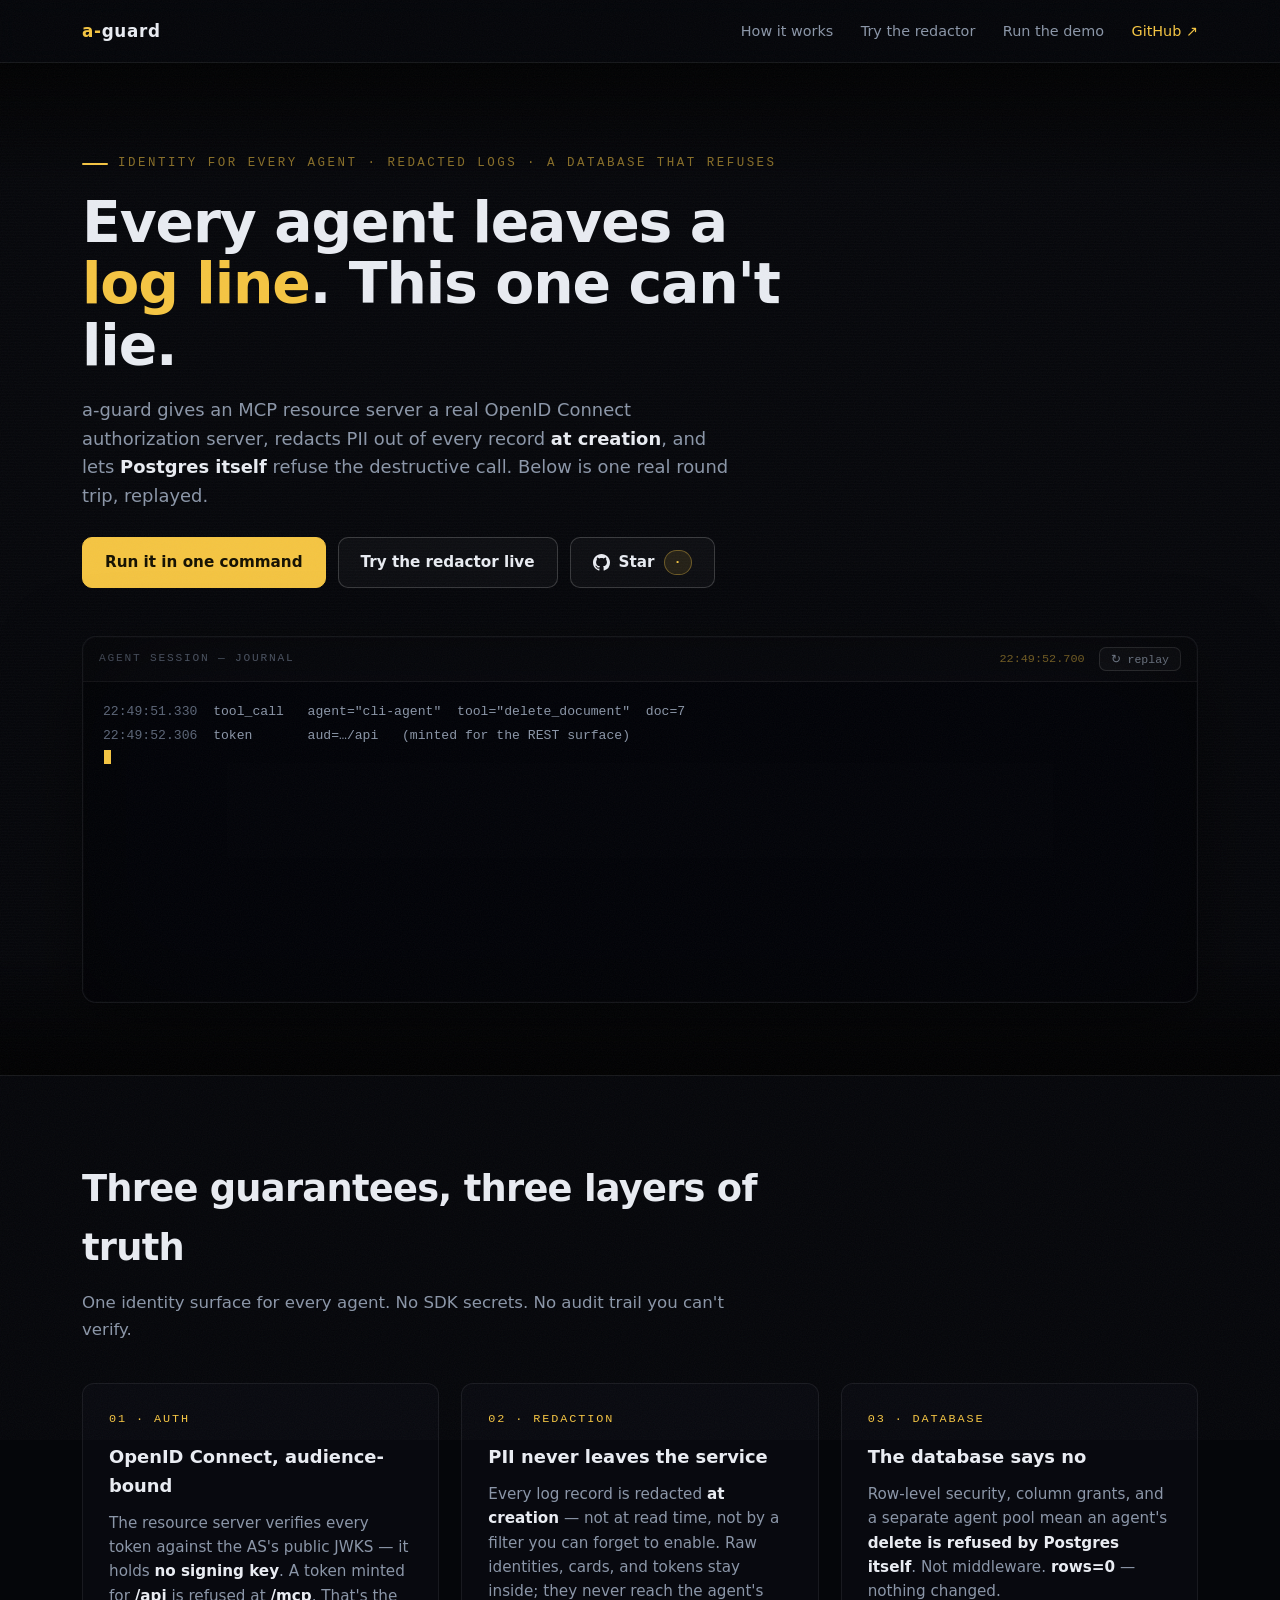
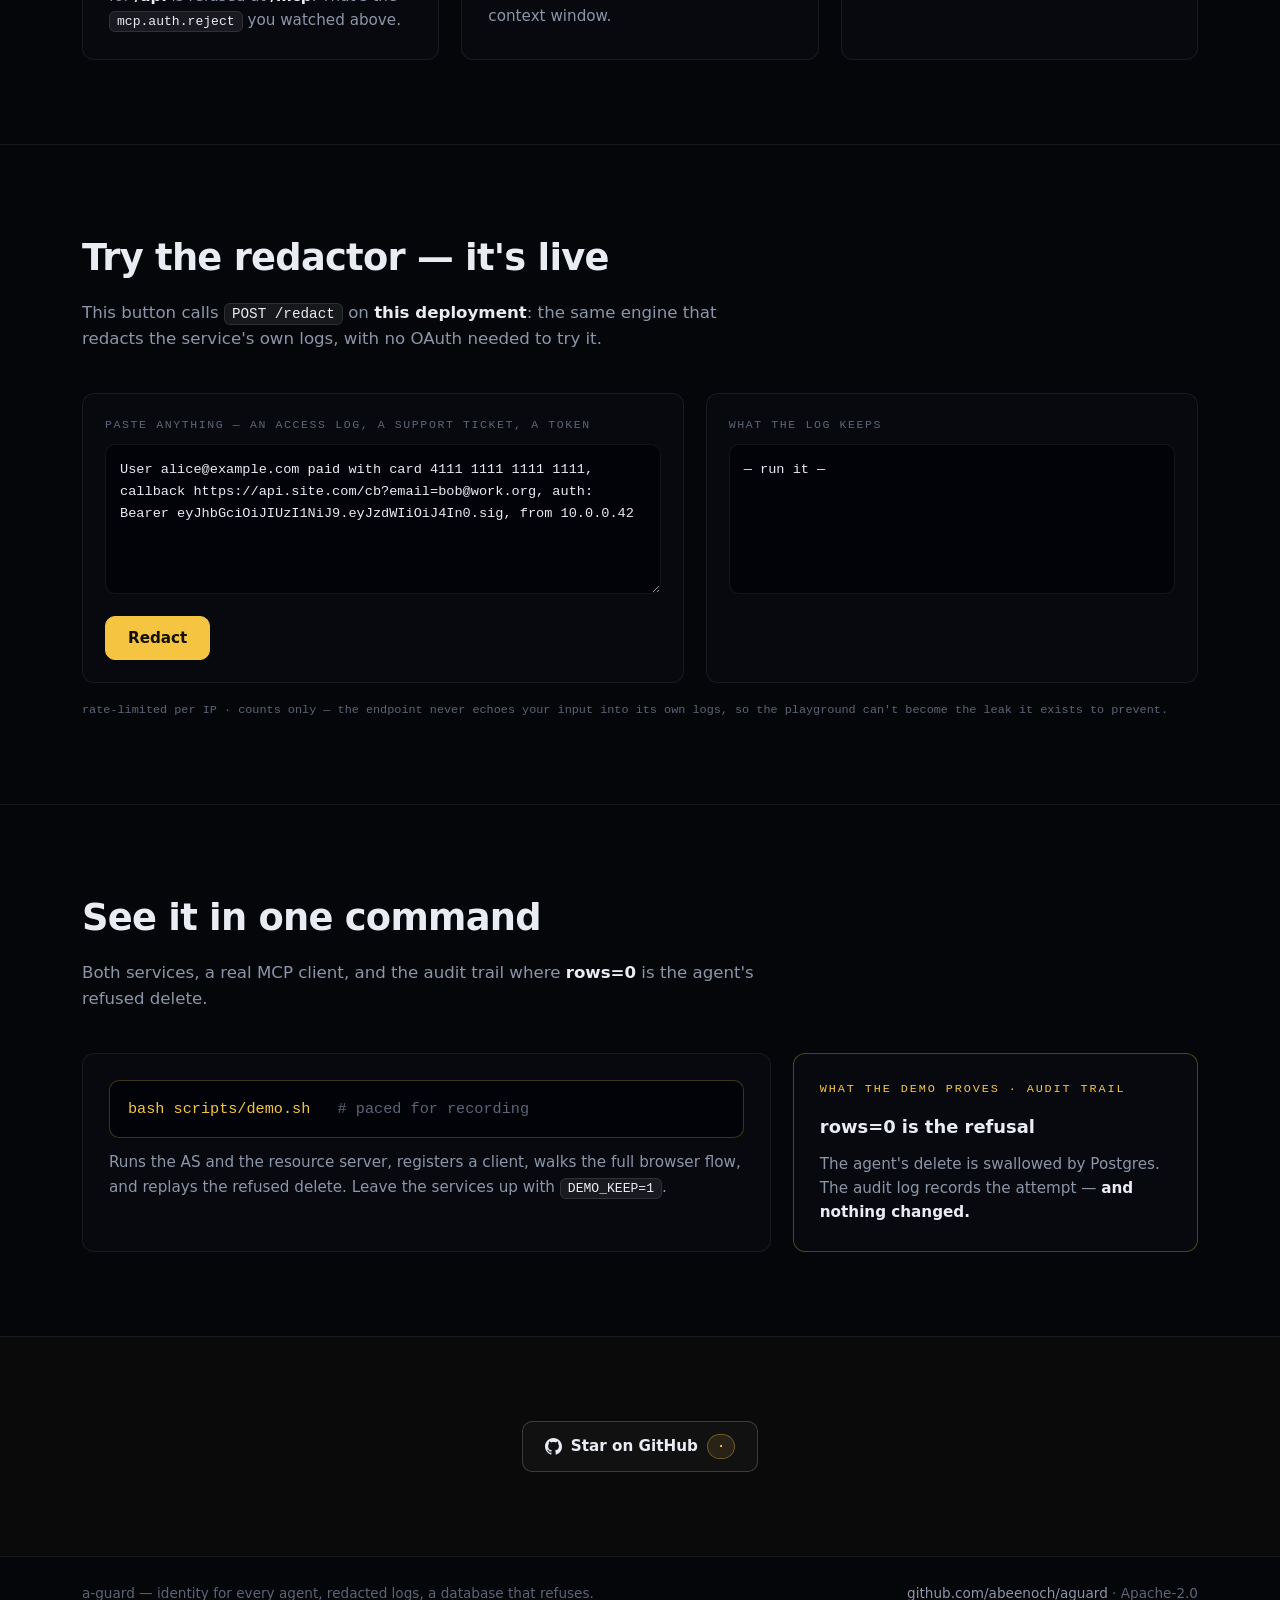
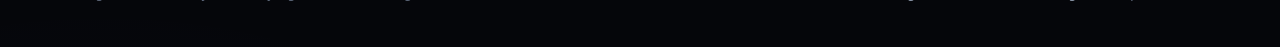
<file: web/index.html>
<!doctype html>
<html lang="en">
<head>
  <meta charset="utf-8">
  <meta name="viewport" content="width=device-width, initial-scale=1">
  <title>a-guard — identity, redacted logs, a database that refuses the agent</title>
  <meta name="description" content="A-guard gives an MCP resource server a real authorization server, redacts PII out of every log, and lets Postgres refuse what an agent tries to destroy.">
  <meta property="og:title" content="a-guard — identity, redacted logs, a database that refuses">
  <meta property="og:description" content="One real round trip, replayed: wrong audience → 401 → re-mint → redacted log → the DELETE Postgres refuses. rows=0 is the refusal.">
  <link rel="icon" href="data:image/svg+xml,%3Csvg xmlns='http://www.w3.org/2000/svg' viewBox='0 0 32 32'%3E%3Crect width='32' height='32' rx='7' fill='%2305060a'/%3E%3Cpath d='M16 7l8 3v6c0 5-3.4 8.2-8 9.4C11.4 24.2 8 21 8 16v-6z' fill='none' stroke='%23f5c542' stroke-width='2.4'/%3E%3Cpath d='M16 14v5' stroke='%23f5c542' stroke-width='2.4' stroke-linecap='round'/%3E%3C/svg%3E">
  <style>
    :root {
      --bg: #05060a; --bg2: #08090f; --screen: #020308;
      --ink: #e9ecf2; --muted: #8b96a8; --faint: #5b6577;
      --gold: #f5c542; --gold-dim: rgba(245,197,66,.55); --gold-glow: rgba(245,197,66,.14);
      --red: #ff5c5c; --red-dist: rgba(255,92,92,.35);
      --line: rgba(255,255,255,.07);
      --mono: ui-monospace,"SF Mono","Cascadia Code","Roboto Mono",Menlo,monospace;
      --sans: system-ui,-apple-system,"Segoe UI",Roboto,Inter,sans-serif;
    }
    *{box-sizing:border-box}
    html,body{margin:0;padding:0}
    html{scroll-behavior:smooth;scroll-padding-top:72px}
    body{
      background:
        radial-gradient(1100px 600px at 80% -12%, rgba(245,197,66,.05), transparent 60%),
        radial-gradient(800px 500px at 8% 108%, rgba(70,110,255,.05), transparent 60%),
        var(--bg);
      color:var(--ink); font-family:var(--sans); line-height:1.6;
      min-height:100vh; -webkit-font-smoothing:antialiased; overflow-x:hidden;
    }
    body::after{
      content:""; position:fixed; inset:-60%; pointer-events:none; z-index:90; opacity:.045;
      background-image:url("data:image/svg+xml,%3Csvg xmlns='http://www.w3.org/2000/svg' width='240' height='240'%3E%3Cfilter id='n'%3E%3CfeTurbulence type='fractalNoise' baseFrequency='0.85' numOctaves='2'/%3E%3C/filter%3E%3Crect width='100%25' height='100%25' filter='url(%23n)'/%3E%3C/svg%3E");
      animation:grain 7s steps(8) infinite;
    }
    @keyframes grain{
      0%{transform:translate(0,0)} 25%{transform:translate(-2%,1%)}
      50%{transform:translate(1%,-2%)} 75%{transform:translate(-1%,2%)} 100%{transform:translate(0,0)}
    }
    .wrap{max-width:1180px;margin:0 auto;padding:0 32px}
    .sr-only{position:absolute;width:1px;height:1px;margin:-1px;padding:0;overflow:hidden;clip:rect(0 0 0 0);white-space:nowrap;border:0}
    .skip{position:absolute;left:-9999px;top:0;background:var(--gold);color:#141000;padding:8px 14px;border-radius:0 0 8px 0;z-index:100;font-weight:700}
    .skip:focus{left:0}
    .site-header{position:sticky;top:0;z-index:50;backdrop-filter:blur(10px);background:rgba(5,6,10,.78);border-bottom:1px solid var(--line)}
    .site-header .wrap{display:flex;align-items:center;justify-content:space-between;height:62px}
    .brand{font-weight:700;letter-spacing:.04em;color:var(--gold);text-decoration:none;font-size:1.05rem}
    .brand span{color:var(--ink)}
    nav a{color:var(--muted);text-decoration:none;margin-left:1.4rem;font-size:.9rem;transition:color .2s}
    nav a:hover{color:var(--ink)}
    nav a.cta{color:var(--gold)}
    @media (max-width:700px){ nav a:not(.cta){display:none} }
    .btn{display:inline-flex;align-items:center;gap:9px;padding:12px 22px;border-radius:10px;font-weight:600;font-size:.95rem;text-decoration:none;border:1px solid transparent;cursor:pointer;font-family:var(--sans);transition:background .2s,border-color .2s,transform .1s}
    .btn:active{transform:translateY(1px)}
    .btn.solid{background:var(--gold);color:#141000;border-color:var(--gold)}
    .btn.solid:hover{background:#ffd75e;border-color:#ffd75e}
    .btn.ghost{border-color:rgba(255,255,255,.18);color:var(--ink);background:rgba(255,255,255,.03)}
    .btn.ghost:hover{border-color:rgba(255,255,255,.4);background:rgba(255,255,255,.06)}
    .btn .count{font-family:var(--mono);font-size:.85rem;color:var(--gold);background:rgba(245,197,66,.1);border:1px solid rgba(245,197,66,.35);border-radius:999px;padding:1px 9px}
    .btn svg{width:17px;height:17px;fill:currentColor;flex:none}
    /* ---- hero: THE LOG LINE ---- */
    .hero{position:relative;padding:84px 0 72px;overflow:hidden}
    .hero::before{content:"";position:absolute;inset:0;pointer-events:none;
      background:linear-gradient(180deg, rgba(0,0,0,.8), transparent 12%, transparent 88%, rgba(0,0,0,.8)),
      repeating-linear-gradient(0deg, rgba(255,255,255,.008) 0, rgba(255,255,255,.008) 1px, transparent 1px, transparent 3px)}
    .hero .wrap{position:relative;z-index:2}
    .eyebrow{display:inline-flex;align-items:center;gap:10px;font-size:.78rem;letter-spacing:.2em;text-transform:uppercase;color:var(--gold-dim);margin:0 0 18px;font-family:var(--mono)}
    .eyebrow::before{content:"";width:26px;height:2px;background:var(--gold);border-radius:2px}
    h1{font-size:clamp(2.1rem,4.6vw,3.55rem);line-height:1.08;letter-spacing:-.02em;margin:0 0 20px;max-width:19ch}
    h1 .accent{color:var(--gold)}
    .lede{font-size:1.12rem;color:var(--muted);max-width:58ch;margin:0 0 26px}
    .lede b{color:var(--ink)}
    .cta-row{display:flex;flex-wrap:wrap;gap:12px;align-items:center}
    .journal-frame{margin:48px 0 0;border:1px solid var(--line);border-radius:14px;background:var(--screen);
      box-shadow:0 30px 80px rgba(0,0,0,.6), inset 0 0 0 1px rgba(255,255,255,.02);overflow:hidden;position:relative}
    .journal-frame::after{content:"";position:absolute;inset:0;pointer-events:none;
      box-shadow:inset 0 0 120px rgba(0,0,0,.55);border-radius:inherit}
    .frame-bar{display:flex;align-items:center;gap:14px;padding:10px 16px;border-bottom:1px solid var(--line);background:rgba(255,255,255,.02)}
    .frame-title{font-family:var(--mono);font-size:.7rem;letter-spacing:.16em;text-transform:uppercase;color:var(--faint)}
    .frame-clock{font-family:var(--mono);font-size:.74rem;color:var(--gold-dim);margin-left:auto;font-variant-numeric:tabular-nums}
    .replay{appearance:none;border:1px solid rgba(255,255,255,.14);background:rgba(255,255,255,.03);color:var(--muted);font-family:var(--mono);font-size:.72rem;padding:4px 11px;border-radius:7px;cursor:pointer;transition:color .2s,border-color .2s}
    .replay:hover{color:var(--gold);border-color:rgba(245,197,66,.4)}
    .journal{min-height:320px;max-height:360px;overflow:hidden;padding:18px 20px;font-family:var(--mono);font-size:.82rem;line-height:1.8;position:relative;z-index:1}
    .journal .ln{white-space:pre-wrap;word-break:break-word;color:var(--muted);margin:0}
    .journal .ln .ts{color:var(--faint);font-variant-numeric:tabular-nums}
    .journal .ln.refuse{color:var(--red)}
    .journal .ln.good{color:var(--ink)}
    .journal .ln.gold{color:var(--gold);text-shadow:0 0 16px var(--gold-glow)}
    .journal .ln.dim{color:var(--faint)}
    .journal .ln.old{opacity:.34;transition:opacity .8s}
    .journal .pii{color:var(--gold-dim)}
    .journal .pii.sweeping{color:var(--gold);text-shadow:0 0 14px var(--gold-glow)}
    .journal .pii.done{color:var(--faint)}
    .journal .cursor{display:inline-block;width:.55em;height:1.05em;background:var(--gold);vertical-align:-.12em;animation:blink 1.05s steps(1) infinite;margin-left:1px}
    @keyframes blink{50%{opacity:0}}
    /* ---- shared section chrome ---- */
    section:not(.hero){padding:84px 0;border-top:1px solid var(--line)}
    .section-head{max-width:680px;margin-bottom:40px}
    .section-head h2{font-size:clamp(1.6rem,3vw,2.3rem);letter-spacing:-.02em;margin:0 0 12px}
    .section-head p{color:var(--muted);font-size:1.04rem;margin:0}
    .section-head p b{color:var(--ink)}
    .grid{display:grid;grid-template-columns:repeat(3,1fr);gap:22px}
    #demo .grid{grid-template-columns:1.7fr 1fr}
    .feat{background:var(--bg2);border:1px solid var(--line);border-radius:12px;padding:26px}
    .feat .num{font-family:var(--mono);font-size:.74rem;letter-spacing:.16em;color:var(--gold);margin-bottom:14px}
    .feat h3{font-size:1.12rem;margin:0 0 10px}
    .feat p{color:var(--muted);font-size:.95rem;margin:0}
    .feat p b{color:var(--ink)}
    code{font-family:var(--mono);background:rgba(255,255,255,.07);border:1px solid rgba(255,255,255,.1);padding:2px 7px;border-radius:6px;font-size:.86em;color:var(--ink);overflow-wrap:anywhere}
    .cmd{display:block;font-family:var(--mono);font-size:.95rem;color:var(--gold);background:var(--screen);border:1px solid rgba(245,197,66,.25);border-radius:10px;padding:16px 18px;margin:0 0 12px;overflow-x:auto;white-space:pre}
    .cmd .cmt{color:var(--faint)}

    /* ---- playground ---- */
    .playgrid{display:grid;grid-template-columns:1.1fr .9fr;gap:22px}
    .panel{background:var(--bg2);border:1px solid var(--line);border-radius:12px;padding:22px}
    .panel .plabel{font-family:var(--mono);font-size:.72rem;letter-spacing:.14em;text-transform:uppercase;color:var(--faint);margin:0 0 10px}
    .panel textarea{width:100%;min-height:150px;background:var(--screen);border:1px solid var(--line);border-radius:10px;color:var(--ink);font-family:var(--mono);font-size:.85rem;line-height:1.6;padding:14px;resize:vertical}
    .panel textarea:focus{outline:none;border-color:rgba(245,197,66,.45)}
    .play-actions{display:flex;align-items:center;gap:14px;margin-top:14px}
    #play-status{font-family:var(--mono);font-size:.78rem;color:var(--muted)}
    #play-status.err{color:var(--red)}
    #play-out{font-family:var(--mono);font-size:.85rem;line-height:1.6;color:var(--ink);white-space:pre-wrap;word-break:break-word;background:var(--screen);border:1px solid var(--line);border-radius:10px;padding:14px;min-height:150px;margin:0}
    .findings{margin-top:12px}
    .chip{display:inline-block;font-family:var(--mono);font-size:.72rem;border:1px solid rgba(245,197,66,.4);color:var(--gold);border-radius:999px;padding:3px 11px;margin:4px 6px 0 0}
    .chip.none{border-color:var(--line);color:var(--faint)}
    .fineprint{font-family:var(--mono);font-size:.74rem;color:var(--faint);margin:18px 0 0}

    /* ---- star band + footer ---- */
    .stars-band{border-top:1px solid var(--line);padding:54px 0;background:rgba(245,197,66,.02)}
    .stars-band .wrap{display:flex;align-items:center;justify-content:center}
    .site-footer{border-top:1px solid var(--line);padding:26px 0 42px;color:var(--faint);font-size:.85rem}
    .site-footer .wrap{display:flex;justify-content:space-between;gap:16px;flex-wrap:wrap}
    .site-footer a{color:var(--muted);text-decoration:none}
    .site-footer a:hover{color:var(--ink)}

    @media (max-width:880px){
      .wrap{padding:0 20px}
      .grid,#demo .grid,.playgrid{grid-template-columns:1fr}
      .journal{min-height:280px;font-size:.74rem;padding:14px}
      section:not(.hero){padding:64px 0}
      .hero{padding:64px 0 52px}
    }
    @media (max-width:640px){
      /* >=16px stops iOS Safari zoom-on-focus */
      .panel textarea{font-size:16px}
    }
    @media (max-width:480px){
      .wrap{padding:0 16px}
      .site-header .wrap{height:56px}
      .hero{padding:48px 0 40px}
      section:not(.hero){padding:52px 0}
      .journal{min-height:240px;max-height:300px;font-size:.7rem;line-height:1.75;padding:12px 14px}
      .frame-bar{padding:8px 12px;gap:10px}
      .feat,.panel{padding:18px}
      .cmd{font-size:.85rem;padding:13px 14px}
      .lede{font-size:1.03rem}
      .play-actions{flex-wrap:wrap}
      .section-head{margin-bottom:30px}
    }
    @media (prefers-reduced-motion: reduce){
      body::after{animation:none}
      html{scroll-behavior:auto}
      .journal .cursor{animation:none}
    }
  </style>
</head>
<body>
  <a class="skip" href="#how">Skip to content</a>
  <header class="site-header">
    <div class="wrap">
      <a class="brand" href="#top">a-<span>guard</span></a>
      <nav aria-label="Sections">
        <a href="#how">How it works</a>
        <a href="#redact">Try the redactor</a>
        <a href="#demo">Run the demo</a>
        <a class="cta" href="https://github.com/abeenoch/aguard" target="_blank" rel="noopener">GitHub ↗</a>
      </nav>
    </div>
  </header>

  <main>
    <section class="hero" id="top">
      <div class="wrap">
        <p class="eyebrow">identity for every agent · redacted logs · a database that refuses</p>
        <h1>Every agent leaves a <span class="accent">log line</span>. This one can't lie.</h1>
        <p class="lede">a-guard gives an MCP resource server a real OpenID Connect authorization server, redacts PII out of every record <b>at creation</b>, and lets <b>Postgres itself</b> refuse the destructive call. Below is one real round trip, replayed.</p>
        <div class="cta-row">
          <a class="btn solid" href="#demo">Run it in one command</a>
          <a class="btn ghost" href="#redact">Try the redactor live</a>
          <a class="btn ghost" href="https://github.com/abeenoch/aguard" target="_blank" rel="noopener" aria-label="Star a-guard on GitHub">
            <svg viewBox="0 0 16 16" aria-hidden="true"><path d="M8 0C3.58 0 0 3.58 0 8c0 3.54 2.29 6.53 5.47 7.59.4.07.55-.17.55-.38 0-.19-.01-.82-.01-1.49-2.01.37-2.53-.49-2.69-.94-.09-.23-.48-.94-.82-1.13-.28-.15-.68-.52-.01-.53.63-.01 1.08.58 1.23.82.72 1.21 1.87.87 2.33.66.07-.52.28-.87.51-1.07-1.78-.2-3.64-.89-3.64-3.95 0-.87.31-1.59.82-2.15-.08-.2-.36-1.02.08-2.12 0 0 .67-.21 2.2.82.64-.18 1.32-.27 2-.27s1.36.09 2 .27c1.53-1.04 2.2-.82 2.2-.82.44 1.1.16 1.92.08 2.12.51.56.82 1.27.82 2.15 0 3.07-1.87 3.75-3.65 3.95.29.25.54.73.54 1.48 0 1.07-.01 1.93-.01 2.2 0 .21.15.46.55.38A8.01 8.01 0 0 0 16 8c0-4.42-3.58-8-8-8z"/></svg>
            Star <span class="count" id="star-count">—</span>
          </a>
        </div>

        <figure class="journal-frame">
          <figcaption class="frame-bar">
            <span class="frame-title">agent session — journal</span>
            <span class="frame-clock" id="frame-clock">--:--:--.---</span>
            <button class="replay" id="replay" type="button">↻ replay</button>
          </figcaption>
          <div class="journal" id="journal" aria-hidden="true"></div>
          <p class="sr-only">Replayed sequence: an agent presents a token minted for the REST API; the MCP endpoint rejects it with 401 and reason mcp.auth.reject; the agent re-mints for the MCP audience; a log line containing an email address and a card number is redacted character by character before it can be stored; the agent's DELETE is refused by Postgres row-level security and column grants — rows=0, nothing changed — and the attempt is recorded in the audit log.</p>
        </figure>
      </div>
    </section>
    <section id="how">
      <div class="wrap">
        <div class="section-head">
          <h2>Three guarantees, three layers of truth</h2>
          <p>One identity surface for every agent. No SDK secrets. No audit trail you can't verify.</p>
        </div>
        <div class="grid">
          <div class="feat">
            <div class="num">01 · AUTH</div>
            <h3>OpenID Connect, audience-bound</h3>
            <p>The resource server verifies every token against the AS's public JWKS — it holds <b>no signing key</b>. A token minted for <b>/api</b> is refused at <b>/mcp</b>. That's the <code>mcp.auth.reject</code> you watched above.</p>
          </div>
          <div class="feat">
            <div class="num">02 · REDACTION</div>
            <h3>PII never leaves the service</h3>
            <p>Every log record is redacted <b>at creation</b> — not at read time, not by a filter you can forget to enable. Raw identities, cards, and tokens stay inside; they never reach the agent's context window.</p>
          </div>
          <div class="feat">
            <div class="num">03 · DATABASE</div>
            <h3>The database says no</h3>
            <p>Row-level security, column grants, and a separate agent pool mean an agent's <b>delete is refused by Postgres itself</b>. Not middleware. <b>rows=0</b> — nothing changed.</p>
          </div>
        </div>
      </div>
    </section>

    <section id="redact">
      <div class="wrap">
        <div class="section-head">
          <h2>Try the redactor — it's live</h2>
          <p>This button calls <code>POST /redact</code> on <b>this deployment</b>: the same engine that redacts the service's own logs, with no OAuth needed to try it.</p>
        </div>
        <div class="playgrid">
          <div class="panel">
            <p class="plabel">paste anything — an access log, a support ticket, a token</p>
            <textarea id="play-in" spellcheck="false">User alice@example.com paid with card 4111 1111 1111 1111, callback https://api.site.com/cb?email=bob@work.org, auth: Bearer eyJhbGciOiJIUzI1NiJ9.eyJzdWIiOiJ4In0.sig, from 10.0.0.42</textarea>
            <div class="play-actions">
              <button id="play-run" class="btn solid" type="button">Redact</button>
              <span id="play-status" role="status"></span>
            </div>
          </div>
          <div class="panel">
            <p class="plabel">what the log keeps</p>
            <pre id="play-out">— run it —</pre>
            <div class="findings" id="play-findings" aria-live="polite"></div>
          </div>
        </div>
        <p class="fineprint">rate-limited per IP · counts only — the endpoint never echoes your input into its own logs, so the playground can't become the leak it exists to prevent.</p>
      </div>
    </section>

    <section id="demo">
      <div class="wrap">
        <div class="section-head">
          <h2>See it in one command</h2>
          <p>Both services, a real MCP client, and the audit trail where <b>rows=0</b> is the agent's refused delete.</p>
        </div>
        <div class="grid">
          <div class="feat">
            <span class="cmd">bash scripts/demo.sh<span class="cmt">   # paced for recording</span></span>
            <p>Runs the AS and the resource server, registers a client, walks the full browser flow, and replays the refused delete. Leave the services up with <code>DEMO_KEEP=1</code>.</p>
          </div>
          <div class="feat" style="border-color:rgba(245,197,66,.3);">
            <div class="num">WHAT THE DEMO PROVES · AUDIT TRAIL</div>
            <h3>rows=0 is the refusal</h3>
            <p>The agent's delete is swallowed by Postgres. The audit log records the attempt — <b>and nothing changed.</b></p>
          </div>
        </div>
      </div>
    </section>

  </main>
    <section class="stars-band">
      <div class="wrap">
        <a class="btn ghost" href="https://github.com/abeenoch/aguard" target="_blank" rel="noopener" aria-label="Star a-guard on GitHub">
          <svg viewBox="0 0 16 16" aria-hidden="true"><path d="M8 0C3.58 0 0 3.58 0 8c0 3.54 2.29 6.53 5.47 7.59.4.07.55-.17.55-.38 0-.19-.01-.82-.01-1.49-2.01.37-2.53-.49-2.69-.94-.09-.23-.48-.94-.82-1.13-.28-.15-.68-.52-.01-.53.63-.01 1.08.58 1.23.82.72 1.21 1.87.87 2.33.66.07-.52.28-.87.51-1.07-1.78-.2-3.64-.89-3.64-3.95 0-.87.31-1.59.82-2.15-.08-.2-.36-1.02.08-2.12 0 0 .67-.21 2.2.82.64-.18 1.32-.27 2-.27s1.36.09 2 .27c1.53-1.04 2.2-.82 2.2-.82.44 1.1.16 1.92.08 2.12.51.56.82 1.27.82 2.15 0 3.07-1.87 3.75-3.65 3.95.29.25.54.73.54 1.48 0 1.07-.01 1.93-.01 2.2 0 .21.15.46.55.38A8.01 8.01 0 0 0 16 8c0-4.42-3.58-8-8-8z"/></svg>
          Star on GitHub <span class="count" id="star-count-band">—</span>
        </a>
      </div>
    </section>

  <footer class="site-footer">
    <div class="wrap">
      <span>a-guard — identity for every agent, redacted logs, a database that refuses.</span>
      <span><a href="https://github.com/abeenoch/aguard">github.com/abeenoch/aguard</a> · Apache-2.0</span>
    </div>
  </footer>

  <script>
    (function () {
      "use strict";
      var REDUCE = window.matchMedia
        && window.matchMedia("(prefers-reduced-motion: reduce)").matches;

      function pad(n, l) { n = String(n); while (n.length < l) n = "0" + n; return n; }
      function stamp(d) {
        return pad(d.getHours(), 2) + ":" + pad(d.getMinutes(), 2) + ":"
             + pad(d.getSeconds(), 2) + "." + pad(d.getMilliseconds(), 3);
      }

      /* ---- film clock in the frame bar ---- */
      var clockEl = document.getElementById("frame-clock");
      function tickClock() { clockEl.textContent = stamp(new Date()); }
      tickClock();
      setInterval(tickClock, 137);

      /* ---- live star count (both buttons share one fetch) ---- */
      (function () {
        var els = [document.getElementById("star-count"),
                   document.getElementById("star-count-band")];
        fetch("https://api.github.com/repos/abeenoch/aguard",
              { headers: { Accept: "application/vnd.github+json" } })
          .then(function (r) { if (!r.ok) throw new Error("no"); return r.json(); })
          .then(function (j) {
            if (j.stargazers_count == null) return;
            els.forEach(function (el) {
              el.textContent = j.stargazers_count.toLocaleString("en-US");
            });
          })
          .catch(function () {
            els.forEach(function (el) { el.textContent = "·"; });
          });
      })();

      /* ---- THE LOG LINE: one real round trip, replayed ---- */
      var journal = document.getElementById("journal");
      var SEQ = [
        { cls: "",       text: "tool_call   agent=\"cli-agent\"  tool=\"delete_document\"  doc=7" },
        { cls: "",       text: "token       aud=…/api   (minted for the REST surface)" },
        { cls: "refuse", text: "REJECT      401 invalid_token · reason=mcp.auth.reject" },
        { cls: "dim",    text: "            the resource server holds no signing key —" },
        { cls: "dim",    text: "            it only checks whom the token was minted FOR" },
        { cls: "",       text: "token       aud=…/mcp   re-minted" },
        { cls: "good",   text: "ACCEPT      200 · subject=usr_alice · scope=orders:read" },
        { log: true,  segs: [
            { s: "record     \"user " },
            { s: "alice@example.com",   pii: "email[h:5fecc5cd0b92]" },
            { s: " paid by card " },
            { s: "4111 1111 1111 1111", pii: "****-****-****-1111" },
            { s: "\" — removing doc 7" }
        ] },
        { cls: "",       text: "sql         DELETE FROM documents WHERE id = 7   role=agent_readonly" },
        { cls: "refuse", text: "postgres    REFUSED — RLS + column grants: the agent pool may read, never write" },
        { cls: "gold",   text: "rows=0 — nothing changed." },
        { cls: "dim",    text: "audit       #41  delete_document id=7  agent=cli-agent  rows=0  → recorded" }
      ];

      var T_FAST = 7, T_TYPE = 14, T_SWEEP = 26, gen = 0;
      var cursor = document.createElement("span");
      cursor.className = "cursor";

      function wait(ms, g) {
        return new Promise(function (res) { setTimeout(res, ms); })
          .then(function () { if (g !== gen) throw "cancelled"; });
      }

      function newLine(cls) {
        var ln = document.createElement("p");
        ln.className = "ln" + (cls ? " " + cls : "");
        var ts = document.createElement("span");
        ts.className = "ts";
        ts.textContent = stamp(new Date()) + "  ";
        ln.appendChild(ts);
        journal.insertBefore(ln, cursor.parentNode === journal ? cursor : null);
        journal.appendChild(cursor);
        while (journal.childNodes.length > 24) journal.removeChild(journal.firstChild);
        return ln;
      }

      function typeInto(node, text, speed, g) {
        var i = 0;
        return new Promise(function step(res) {
          if (g !== gen) return res();
          i += 1;
          node.textContent = text.slice(0, i);
          if (i < text.length) setTimeout(function () { step(res); }, speed);
          else res();
        });
      }

      function sweep(span, finalText, g) {
        var raw = span.textContent;
        span.classList.add("sweeping");
        var k = 0;
        return new Promise(function step(res) {
          if (g !== gen) return res();
          k += 1;
          var left = Math.max(0, raw.length - Math.round(k * raw.length / finalText.length));
          span.textContent = finalText.slice(0, k) + "\u2588".repeat(left);
          if (k < finalText.length) setTimeout(function () { step(res); }, T_SWEEP);
          else {
            span.textContent = finalText;
            span.classList.remove("sweeping");
            span.classList.add("done");
            res();
          }
        });
      }

      function playStep(step, g) {
        if (REDUCE) {                       // reduced motion: final form, no loop
          var lnR = newLine(step.cls);
          if (step.log) {
            step.segs.forEach(function (seg) {
              var span = document.createElement("span");
              span.textContent = seg.pii || seg.s;
              if (seg.pii) span.className = "pii done";
              lnR.appendChild(span);
            });
          } else {
            lnR.appendChild(document.createTextNode(step.text));
          }
          return Promise.resolve();
        }
        if (step.log) {
          var ln = newLine("");
          var spans = [];
          step.segs.forEach(function (seg) {
            var span = document.createElement("span");
            if (seg.pii) span.className = "pii";
            ln.appendChild(span);
            spans.push({ span: span, seg: seg });
          });
          var chain = Promise.resolve();
          spans.forEach(function (it) {
            chain = chain.then(function () {
              return typeInto(it.span, it.seg.s, T_TYPE, g);
            });
          });
          return chain.then(function () {
            return Promise.all(spans
              .filter(function (it) { return it.seg.pii; })
              .map(function (it) { return sweep(it.span, it.seg.pii, g); }));
          });
        }
        var ln2 = newLine(step.cls);
        var body = document.createElement("span");
        ln2.appendChild(body);
        return typeInto(body, step.text, T_FAST, g);
      }

      function dimAll() {
        Array.prototype.forEach.call(journal.children, function (n) {
          if (n !== cursor) n.classList.add("old");
        });
      }

      function run() {
        var g = ++gen;
        journal.textContent = "";
        journal.appendChild(cursor);
        var chain = Promise.resolve();
        SEQ.forEach(function (step) {
          chain = chain
            .then(function () { return playStep(step, g); })
            .then(function () { return wait(step.log ? 750 : 470, g); });
        });
        chain
          .then(function () { return wait(1400, g); })
          .then(dimAll)
          .then(function () { return wait(4200, g); })
          .then(run)
          .catch(function () { /* superseded by replay/loop */ });
      }

      document.getElementById("replay").addEventListener("click", run);
      run();

      /* ---- the live redactor (POST /redact on this deployment) ---- */
      (function () {
        var input = document.getElementById("play-in");
        var out = document.getElementById("play-out");
        var findings = document.getElementById("play-findings");
        var btn = document.getElementById("play-run");
        var status = document.getElementById("play-status");

        btn.addEventListener("click", function () {
          btn.disabled = true;
          status.classList.remove("err");
          status.textContent = "redacting…";
          fetch("/redact", {
            method: "POST",
            headers: { "Content-Type": "application/json" },
            body: JSON.stringify({ text: input.value })
          })
            .then(function (r) {
              if (r.status === 429) {
                return r.json().then(function (j) {
                  throw new Error("rate limited — retry in "
                    + (r.headers.get("Retry-After") || "a few") + "s"
                    + (j && j.error_description ? " (" + j.error_description + ")" : ""));
                });
              }
              if (!r.ok) throw new Error("HTTP " + r.status);
              return r.json();
            })
            .then(function (j) {
              out.textContent = j.redacted || "(no output)";
              status.textContent = "";
              findings.textContent = "";
              var list = j.findings || [];
              if (!list.length) {
                var none = document.createElement("span");
                none.className = "chip none";
                none.textContent = "no findings";
                findings.appendChild(none);
                return;
              }
              list.forEach(function (f) {
                var chip = document.createElement("span");
                chip.className = "chip";
                chip.textContent = (f.type || f.kind || f.name || "finding") + " \u00d7" + f.count;
                findings.appendChild(chip);
              });
            })
            .catch(function (e) {
              var msg = e && e.message ? e.message : "something went wrong";
              if (msg.indexOf("rate limited") !== 0 && msg !== "Failed to fetch") {
                msg = "engine error — " + msg;
              }
              if (msg === "Failed to fetch") {
                msg = "engine unreachable — it runs on this deployment";
              }
              status.classList.add("err");
              status.textContent = msg;
            })
            .then(function () { btn.disabled = false; },
                  function () { btn.disabled = false; });
        });
      })();
    })();
  </script>
</body>
</html>
</file>
